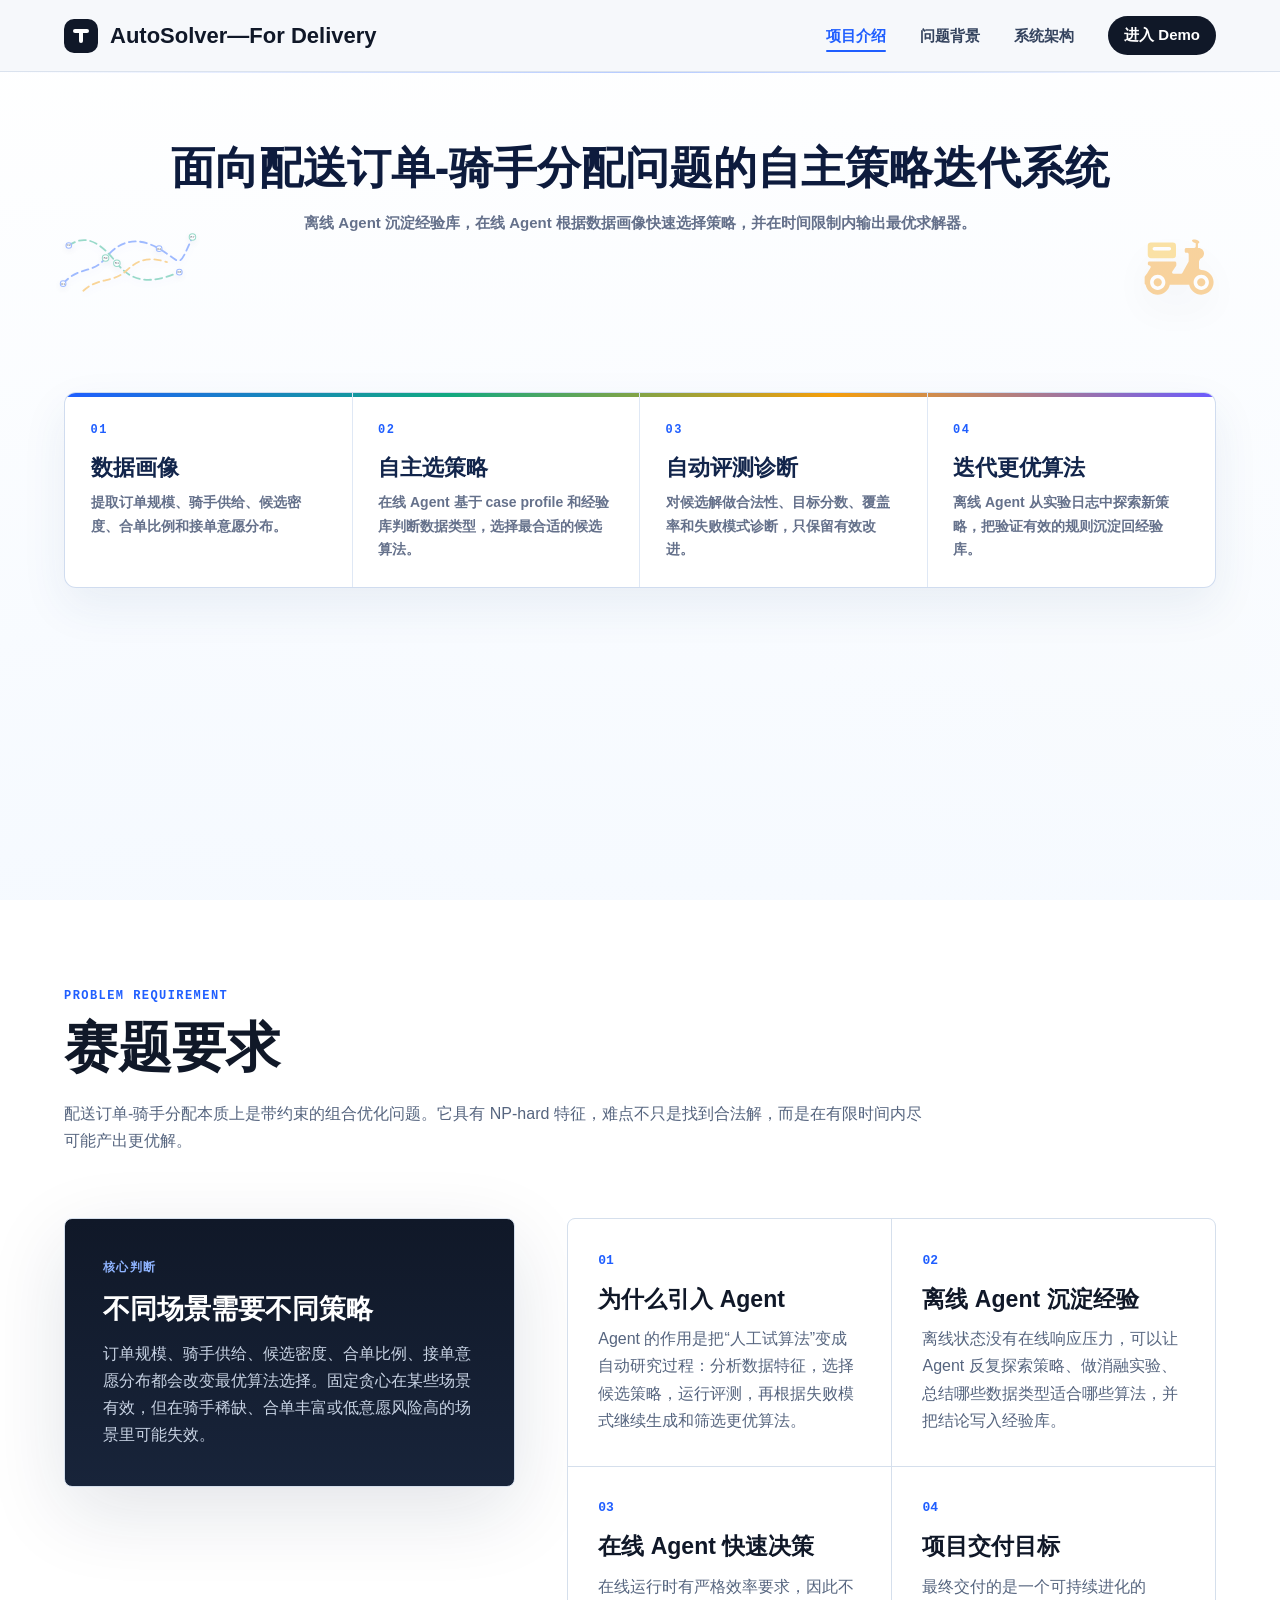
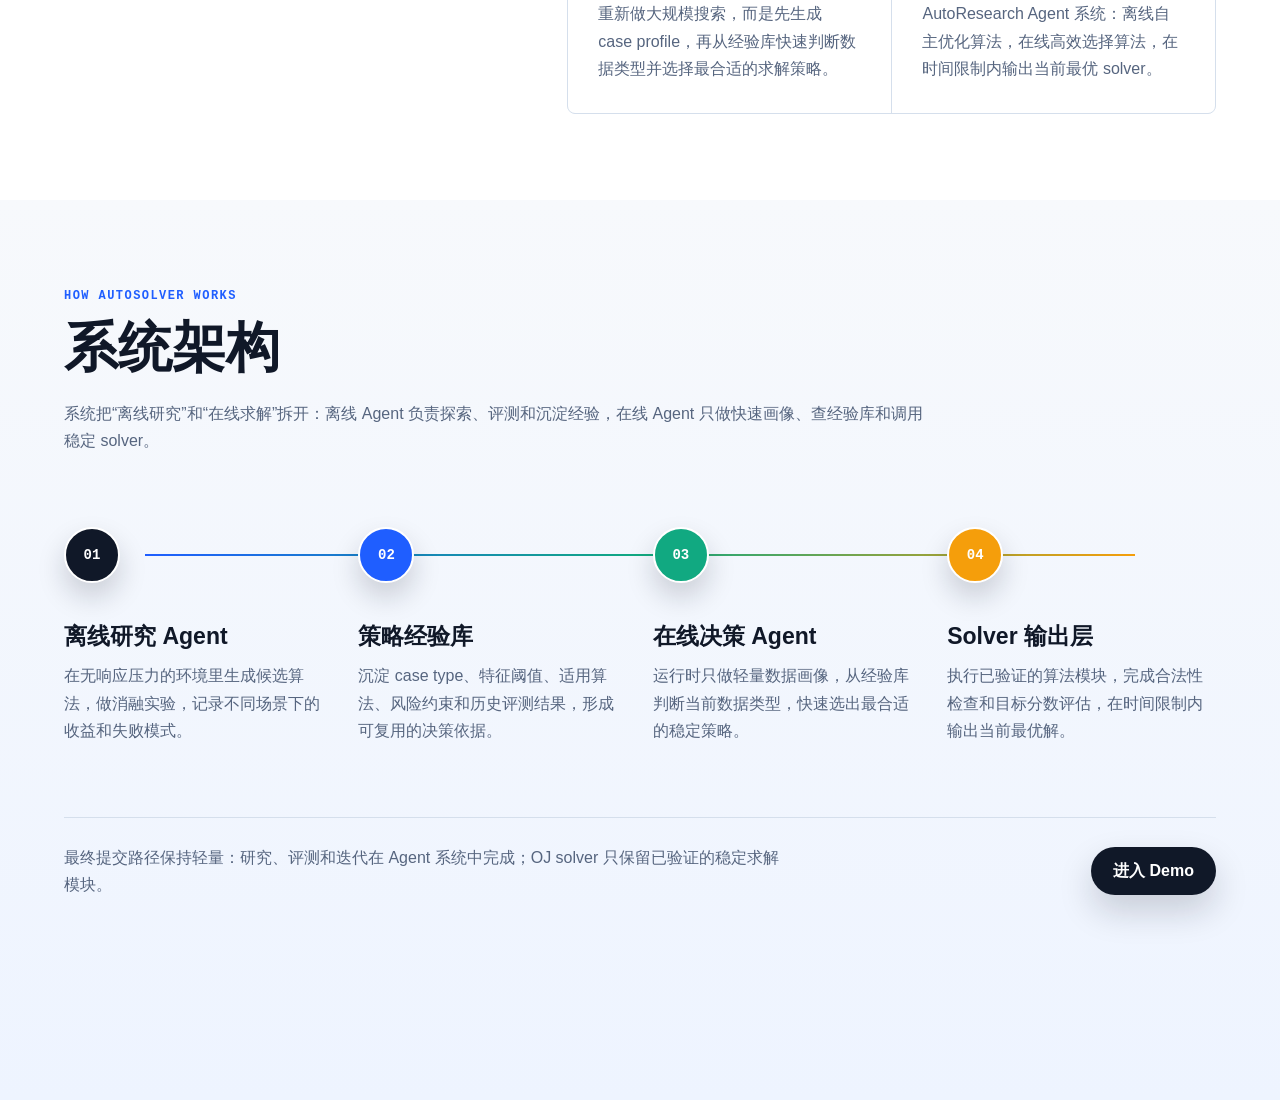
<file: index.html>
<!doctype html>
<html lang="zh-CN">
<head>
  <meta charset="utf-8">
  <meta name="viewport" content="width=device-width, initial-scale=1">
  <title>AutoSolver—For Delivery</title>
  <meta name="description" content="面向配送订单-骑手分配问题的在线/离线 Agent 自主策略迭代系统。">
  <link rel="icon" href="data:,">
  <link rel="stylesheet" href="./styles.css">
</head>
<body>
  <header class="site-nav">
    <a class="brand" href="#intro" aria-label="AutoSolver 首页">
      <span class="brand-mark" aria-hidden="true"></span>
      <strong>AutoSolver—For Delivery</strong>
    </a>
    <nav aria-label="页面导航">
      <a class="active" href="#intro">项目介绍</a>
      <a href="#problem">问题背景</a>
      <a href="#system">系统架构</a>
      <a class="demo-link" href="./demo.html">进入 Demo</a>
    </nav>
  </header>

  <main>
    <section class="hero section" id="intro">
      <div class="hero-visual" aria-hidden="true">
        <svg class="route-map" viewBox="0 0 760 420" role="img">
          <path class="route route-a" d="M60 315 C138 226 204 270 270 188 S420 76 535 142 625 254 700 84"/>
          <path class="route route-b" d="M88 126 C178 64 250 118 326 214 S492 318 635 258"/>
          <path class="route route-c" d="M160 350 C236 282 308 312 374 250 S488 184 574 208"/>
          <g class="node pickup" transform="translate(60 315)"><circle r="14"/><text>O1</text></g>
          <g class="node rider" transform="translate(270 188)"><circle r="16"/><text>R2</text></g>
          <g class="node pickup" transform="translate(535 142)"><circle r="14"/><text>O4</text></g>
          <g class="node rider" transform="translate(700 84)"><circle r="16"/><text>R7</text></g>
          <g class="node pickup" transform="translate(88 126)"><circle r="14"/><text>O2</text></g>
          <g class="node rider" transform="translate(326 214)"><circle r="16"/><text>R1</text></g>
          <g class="node pickup" transform="translate(635 258)"><circle r="14"/><text>O6</text></g>
        </svg>
        <svg class="rider-icon" viewBox="0 0 1024 1024" aria-hidden="true">
          <path d="M123.4432 388.7616h301.3632a44.1344 44.1344 0 0 0 44.1344-44.1344V217.5488a44.1344 44.1344 0 0 0-44.1344-44.1344H123.4432a44.1344 44.1344 0 0 0-44.1344 44.1344V344.576c0 24.4224 19.7632 44.1856 44.1344 44.1856z" fill="#F9BF34"/>
          <path d="M818.1248 552.1408a20.48 20.48 0 0 0-4.5568-2.5088l-14.3872-5.632a19.88608 19.88608 0 0 1-12.6464-18.5344V437.8624c0-3.0208 0.6656-5.9904 1.9968-8.704l13.6192-28.1088c1.9456-4.0448 5.1712-7.3216 9.2672-9.216 26.0096-12.0832 44.0832-38.4 44.0832-68.9664 0-42.0352-34.0992-76.1344-76.1344-76.1344-2.56 0-5.0688 0.1536-7.5776 0.4096V199.168c0-7.8848 4.864-14.6432 11.9296-18.176 4.0448-1.9968 6.8096-4.8128 7.8336-8.2944 3.7888-12.5952-15.9744-29.6448-44.0832-38.0928-28.1088-8.448-53.9648-5.0688-57.7536 7.5264-3.7888 12.5952 15.9744 29.6448 44.0832 38.0928 2.304 0.6656 4.5568 1.28 6.8608 1.792v46.592c0 11.008-8.9088 19.9168-19.9168 19.9168H609.28c-11.008 0-19.9168 8.9088-19.9168 19.9168v26.4192c0 11.008 8.9088 19.9168 19.9168 19.9168h15.104c11.008 0 19.968 8.96 19.9168 19.968l-0.3072 93.4912c0 3.328-0.8704 6.6048-2.4576 9.5232l-84.8384 154.88a19.85024 19.85024 0 0 1-17.4592 10.3424H434.6368c-15.9744 0-25.4464-17.8688-16.4864-31.0784l51.6608-76.288c2.2528-3.2768 3.4304-7.168 3.4304-11.1616v-31.1808c0-11.008-8.9088-19.9168-19.9168-19.9168H100.4032c-11.008 0-19.9168 8.9088-19.9168 19.9168v17.408c0 11.008 8.9088 19.9168 19.9168 19.9168 15.616 0 25.1392 17.1008 16.9472 30.3616l-50.2272 81.3056c-0.3072 0.512-0.6144 0.9728-0.9728 1.4336l-25.856 34.6624a19.968 19.968 0 0 0-3.9424 11.9296v86.1696c0 8.7552 5.7344 16.128 13.568 18.7904 15.3088 78.2848 84.2752 137.4208 167.0144 137.4208 82.3808 0 151.0912-58.5216 166.8096-136.2944h266.8544c15.7184 77.7216 84.4288 136.2944 166.8096 136.2944 94.0032 0 170.24-76.2368 170.24-170.24 0.0512-93.8496-75.8272-169.8816-169.5232-170.2912z" fill="#F49D22"/>
          <path d="M376.7808 282.112H170.7008c-13.4144 0-24.2688-10.8544-24.2688-24.2688s10.8544-24.2688 24.2688-24.2688h206.08c13.4144 0 24.2688 10.8544 24.2688 24.2688s-10.8544 24.2688-24.2688 24.2688zM216.9344 827.7504c-58.112 0-105.3696-47.2576-105.3696-105.3696 0-58.112 47.2576-105.3696 105.3696-105.3696s105.3696 47.2576 105.3696 105.3696c0 58.112-47.2576 105.3696-105.3696 105.3696z m0-162.2016c-31.3344 0-56.832 25.4976-56.832 56.832 0 31.3344 25.4976 56.7808 56.832 56.7808s56.7808-25.4976 56.7808-56.7808c0.0512-31.3344-25.4464-56.832-56.7808-56.832z" fill="#FFFFFF"/>
          <path d="M817.4592 827.7504c-58.112 0-105.3696-47.2576-105.3696-105.3696 0-58.112 47.2576-105.3696 105.3696-105.3696s105.3696 47.2576 105.3696 105.3696c0 58.112-47.2576 105.3696-105.3696 105.3696z m0-162.2016c-31.3344 0-56.7808 25.4976-56.7808 56.832 0 31.3344 25.4976 56.7808 56.7808 56.7808 31.3344 0 56.7808-25.4976 56.7808-56.7808 0-31.3344-25.4464-56.832-56.7808-56.832z" fill="#FFFFFF"/>
        </svg>
      </div>
      <div class="hero-heading reveal">
        <h1>面向配送订单-骑手分配问题的自主策略迭代系统</h1>
        <p>离线 Agent 沉淀经验库，在线 Agent 根据数据画像快速选择策略，并在时间限制内输出最优求解器。</p>
      </div>

      <div class="stage-frame reveal delay-1" aria-label="项目架构流程">
        <div class="stage-progress" aria-hidden="true"></div>
        <article class="stage-card">
          <b>01</b>
          <h2>数据画像</h2>
          <p>提取订单规模、骑手供给、候选密度、合单比例和接单意愿分布。</p>
        </article>
        <article class="stage-card">
          <b>02</b>
          <h2>自主选策略</h2>
          <p>在线 Agent 基于 case profile 和经验库判断数据类型，选择最合适的候选算法。</p>
        </article>
        <article class="stage-card">
          <b>03</b>
          <h2>自动评测诊断</h2>
          <p>对候选解做合法性、目标分数、覆盖率和失败模式诊断，只保留有效改进。</p>
        </article>
        <article class="stage-card">
          <b>04</b>
          <h2>迭代更优算法</h2>
          <p>离线 Agent 从实验日志中探索新策略，把验证有效的规则沉淀回经验库。</p>
        </article>
      </div>
    </section>

    <section class="problem section" id="problem">
      <div class="section-heading reveal">
        <p class="eyebrow">PROBLEM REQUIREMENT</p>
        <h2>赛题要求</h2>
        <p>配送订单-骑手分配本质上是带约束的组合优化问题。它具有 NP-hard 特征，难点不只是找到合法解，而是在有限时间内尽可能产出更优解。</p>
      </div>

      <div class="problem-layout">
        <div class="formula-block reveal delay-1">
          <span>核心判断</span>
          <h3>不同场景需要不同策略</h3>
          <p>订单规模、骑手供给、候选密度、合单比例、接单意愿分布都会改变最优算法选择。固定贪心在某些场景有效，但在骑手稀缺、合单丰富或低意愿风险高的场景里可能失效。</p>
        </div>
        <div class="requirements reveal delay-2">
          <article>
            <b>01</b>
            <h3>为什么引入 Agent</h3>
            <p>Agent 的作用是把“人工试算法”变成自动研究过程：分析数据特征，选择候选策略，运行评测，再根据失败模式继续生成和筛选更优算法。</p>
          </article>
          <article>
            <b>02</b>
            <h3>离线 Agent 沉淀经验</h3>
            <p>离线状态没有在线响应压力，可以让 Agent 反复探索策略、做消融实验、总结哪些数据类型适合哪些算法，并把结论写入经验库。</p>
          </article>
          <article>
            <b>03</b>
            <h3>在线 Agent 快速决策</h3>
            <p>在线运行时有严格效率要求，因此不重新做大规模搜索，而是先生成 case profile，再从经验库快速判断数据类型并选择最合适的求解策略。</p>
          </article>
          <article>
            <b>04</b>
            <h3>项目交付目标</h3>
            <p>最终交付的是一个可持续进化的 AutoResearch Agent 系统：离线自主优化算法，在线高效选择算法，在时间限制内输出当前最优 solver。</p>
          </article>
        </div>
      </div>
    </section>

    <section class="system section" id="system">
      <div class="section-heading reveal">
        <p class="eyebrow">HOW AUTOSOLVER WORKS</p>
        <h2>系统架构</h2>
        <p>系统把“离线研究”和“在线求解”拆开：离线 Agent 负责探索、评测和沉淀经验，在线 Agent 只做快速画像、查经验库和调用稳定 solver。</p>
      </div>

      <div class="flow reveal delay-1">
        <article>
          <span>01</span>
          <h3>离线研究 Agent</h3>
          <p>在无响应压力的环境里生成候选算法，做消融实验，记录不同场景下的收益和失败模式。</p>
        </article>
        <article>
          <span>02</span>
          <h3>策略经验库</h3>
          <p>沉淀 case type、特征阈值、适用算法、风险约束和历史评测结果，形成可复用的决策依据。</p>
        </article>
        <article>
          <span>03</span>
          <h3>在线决策 Agent</h3>
          <p>运行时只做轻量数据画像，从经验库判断当前数据类型，快速选出最合适的稳定策略。</p>
        </article>
        <article>
          <span>04</span>
          <h3>Solver 输出层</h3>
          <p>执行已验证的算法模块，完成合法性检查和目标分数评估，在时间限制内输出当前最优解。</p>
        </article>
      </div>

      <div class="system-footer reveal delay-2">
        <p>最终提交路径保持轻量：研究、评测和迭代在 Agent 系统中完成；OJ solver 只保留已验证的稳定求解模块。</p>
        <a class="primary-action" href="./demo.html">进入 Demo</a>
      </div>
    </section>
  </main>
  <script src="./app.js"></script>
</body>
</html>
</file>
<file: styles.css>
:root {
  --bg: #f4f7fb;
  --surface: #ffffff;
  --ink: #101828;
  --muted: #56657f;
  --soft: #e6edf7;
  --line: #d5dfec;
  --blue: #1f5eff;
  --green: #11a981;
  --amber: #f59e0b;
  --red: #e14b4b;
  --shadow: 0 24px 80px rgba(16, 34, 69, .12);
  --mono: ui-monospace, SFMono-Regular, Menlo, Consolas, monospace;
  --sans: Inter, "PingFang SC", "Microsoft YaHei", -apple-system, BlinkMacSystemFont, "Segoe UI", sans-serif;
}

* {
  box-sizing: border-box;
}

html {
  scroll-behavior: smooth;
  scroll-padding-top: 72px;
}

body {
  margin: 0;
  color: var(--ink);
  background: var(--bg);
  font-family: var(--sans);
  -webkit-font-smoothing: antialiased;
}

a {
  color: inherit;
  text-decoration: none;
}

.site-nav {
  position: fixed;
  z-index: 20;
  top: 0;
  left: 0;
  right: 0;
  height: 72px;
  display: flex;
  align-items: center;
  justify-content: space-between;
  padding: 0 clamp(20px, 5vw, 72px);
  border-bottom: 1px solid rgba(213, 223, 236, .82);
  background: rgba(244, 247, 251, .82);
  backdrop-filter: blur(18px);
}

.brand,
.site-nav nav,
.system-footer {
  display: flex;
  align-items: center;
}

.brand {
  gap: 12px;
}

.brand-mark {
  position: relative;
  width: 34px;
  height: 34px;
  border-radius: 10px;
  background: #101828;
}

.brand-mark::before,
.brand-mark::after {
  content: "";
  position: absolute;
  border-radius: 999px;
  background: #ffffff;
}

.brand-mark::before {
  width: 16px;
  height: 4px;
  left: 9px;
  top: 10px;
}

.brand-mark::after {
  width: 4px;
  height: 14px;
  left: 15px;
  top: 10px;
}

.brand strong {
  font-size: 22px;
  letter-spacing: 0;
}

.site-nav nav {
  gap: clamp(16px, 3vw, 34px);
  color: #34435e;
  font-size: 15px;
  font-weight: 700;
}

.site-nav nav a {
  position: relative;
  padding: 26px 0 24px;
}

.site-nav nav a::after {
  content: "";
  position: absolute;
  left: 0;
  right: 0;
  bottom: 18px;
  height: 2px;
  border-radius: 999px;
  background: var(--blue);
  opacity: 0;
  transform: scaleX(.4);
  transition: opacity .2s ease, transform .2s ease;
}

.site-nav nav a.active {
  color: var(--blue);
}

.site-nav nav a.demo-link {
  padding: 10px 16px;
  border-radius: 999px;
  color: #ffffff;
  background: #101828;
}

.site-nav nav a.demo-link::after {
  display: none;
}

.site-nav nav a.active::after,
.site-nav nav a:hover::after {
  opacity: 1;
  transform: scaleX(1);
}

.section {
  position: relative;
  min-height: 100svh;
  padding: clamp(86px, 10vh, 112px) clamp(20px, 5vw, 72px) clamp(46px, 6vh, 70px);
  scroll-margin-top: 72px;
  overflow: hidden;
}

.hero {
  min-height: 100svh;
  padding-top: clamp(116px, 13vh, 148px);
  background:
    linear-gradient(180deg, rgba(255, 255, 255, .94), rgba(246, 250, 255, .96)),
    radial-gradient(circle at 12% 78%, rgba(31, 94, 255, .08), transparent 28%),
    radial-gradient(circle at 88% 74%, rgba(245, 158, 11, .08), transparent 24%),
    linear-gradient(135deg, #ffffff 0%, #eef5ff 56%, #f9fbff 100%);
}

.hero::before {
  content: "";
  position: absolute;
  inset: 72px 0 auto 0;
  height: 1px;
  background: linear-gradient(90deg, transparent, rgba(31, 94, 255, .32), transparent);
}

.eyebrow {
  margin: 0 0 18px;
  color: var(--blue);
  font: 900 12px/1 var(--mono);
  letter-spacing: .12em;
}

.section-heading h2 {
  margin: 0;
  line-height: 1.04;
  letter-spacing: 0;
}

.hero-heading {
  position: relative;
  z-index: 2;
  max-width: 1080px;
  margin: 0 auto;
  padding-top: clamp(18px, 3vh, 34px);
  text-align: center;
}

.hero-heading h1 {
  margin: 0;
  color: #0d1b3d;
  font-size: clamp(32px, 3.4vw, 52px);
  line-height: 1.12;
  font-weight: 900;
  letter-spacing: 0;
}

.hero-heading p {
  margin: 18px auto 0;
  max-width: 820px;
  color: #65718b;
  font-size: clamp(15px, 1.12vw, 18px);
  line-height: 1.58;
  font-weight: 700;
}

.primary-action,
.secondary-action {
  min-height: 48px;
  display: inline-flex;
  align-items: center;
  justify-content: center;
  border-radius: 999px;
  padding: 0 22px;
  font-weight: 900;
  transition: transform .18s ease, box-shadow .18s ease, border-color .18s ease;
}

.primary-action {
  color: #ffffff;
  background: #101828;
  box-shadow: 0 16px 34px rgba(16, 24, 40, .18);
}

.secondary-action {
  border: 1px solid #bac7d8;
  color: #25334c;
  background: rgba(255, 255, 255, .58);
}

.primary-action:hover,
.secondary-action:hover {
  transform: translateY(-2px);
}

.secondary-action:hover {
  border-color: var(--blue);
}

.hero-visual {
  position: absolute;
  z-index: 0;
  inset: 72px 0 0;
  overflow: hidden;
  pointer-events: none;
}

.route-map {
  position: absolute;
  left: clamp(22px, 4vw, 64px);
  top: clamp(126px, 17vh, 148px);
  width: clamp(132px, 12vw, 176px);
  height: auto;
  aspect-ratio: 760 / 420;
  overflow: visible;
  opacity: .42;
}

.rider-icon {
  position: absolute;
  top: clamp(136px, 18vh, 158px);
  right: clamp(40px, 5vw, 82px);
  width: clamp(64px, 5.8vw, 88px);
  min-width: 0;
  height: auto;
  opacity: .44;
  filter: drop-shadow(0 16px 22px rgba(16, 34, 69, .1));
  transform: translateY(0);
  animation: riderFloat 3.8s ease-in-out infinite;
}

@keyframes riderFloat {
  0%, 100% {
    transform: translateY(0);
  }

  50% {
    transform: translateY(-6px);
  }
}

.route {
  fill: none;
  stroke-width: 9;
  stroke-linecap: round;
  stroke-dasharray: 34 22;
  filter: drop-shadow(0 16px 22px rgba(31, 94, 255, .16));
  animation: routeFlow 14s linear infinite;
}

.route-a {
  stroke: var(--blue);
}

.route-b {
  stroke: var(--green);
  animation-duration: 11s;
  animation-direction: reverse;
}

.route-c {
  stroke: var(--amber);
  animation-duration: 12s;
}

@keyframes routeFlow {
  to {
    stroke-dashoffset: -560;
  }
}

.node circle {
  fill: #ffffff;
  stroke-width: 5;
  filter: drop-shadow(0 12px 18px rgba(16, 34, 69, .14));
}

.node.pickup circle {
  stroke: var(--blue);
}

.node.rider circle {
  stroke: var(--green);
}

.node text {
  fill: #101828;
  font: 900 18px var(--mono);
  text-anchor: middle;
  dominant-baseline: middle;
}

.stage-frame {
  position: relative;
  z-index: 2;
  width: min(1160px, 100%);
  margin: clamp(116px, 19vh, 158px) auto 0;
  display: grid;
  grid-template-columns: repeat(4, minmax(0, 1fr));
  border: 1px solid rgba(205, 218, 238, .92);
  border-radius: 12px;
  background: rgba(255, 255, 255, .9);
  box-shadow: 0 18px 46px rgba(35, 74, 128, .08);
  overflow: hidden;
  backdrop-filter: blur(16px);
}

.stage-progress {
  content: "";
  position: absolute;
  left: 0;
  right: 0;
  top: 0;
  height: 4px;
  background: linear-gradient(90deg, var(--blue), var(--green), var(--amber), #6b5bff);
  transform-origin: left;
  animation: stageProgress 8s linear infinite;
}

@keyframes stageProgress {
  0%, 20% { transform: scaleX(.25); }
  25%, 45% { transform: scaleX(.5); }
  50%, 70% { transform: scaleX(.75); }
  75%, 100% { transform: scaleX(1); }
}

.stage-card {
  min-height: 180px;
  position: relative;
  padding: clamp(20px, 2vw, 28px);
  border-right: 1px solid #dfe8f5;
  background: transparent;
  animation: stagePulse 8s ease-in-out infinite;
}

.stage-card:last-child {
  border-right: 0;
}

.stage-card:nth-of-type(2) { animation-delay: 2s; }
.stage-card:nth-of-type(3) { animation-delay: 4s; }
.stage-card:nth-of-type(4) { animation-delay: 6s; }

@keyframes stagePulse {
  0%, 19%, 100% {
    background: transparent;
  }
  6%, 14% {
    background: rgba(239, 246, 255, .72);
    box-shadow: inset 0 0 0 1px rgba(31, 94, 255, .2);
  }
}

.stage-card b {
  color: var(--blue);
  font: 900 12px var(--mono);
  letter-spacing: .12em;
}

.stage-card h2 {
  margin: 18px 0 10px;
  color: #12254b;
  font-size: clamp(20px, 1.7vw, 24px);
  line-height: 1.2;
}

.stage-card p {
  margin: 0;
  color: #65718b;
  font-size: 14px;
  line-height: 1.68;
  font-weight: 700;
}

.problem {
  background: #ffffff;
}

.system {
  background:
    linear-gradient(180deg, #f7f9fc 0%, #eef4ff 100%);
}

.section-heading {
  max-width: 1040px;
}

.section-heading h2 {
  font-size: clamp(34px, 4.2vw, 58px);
  font-weight: 900;
}

.section-heading > p:not(.eyebrow) {
  max-width: 860px;
  margin: 24px 0 0;
  color: var(--muted);
  font-size: clamp(16px, 1.25vw, 19px);
  line-height: 1.72;
}

.problem-layout {
  margin-top: clamp(42px, 7vh, 72px);
  display: grid;
  grid-template-columns: minmax(300px, .82fr) minmax(0, 1.18fr);
  gap: clamp(26px, 4vw, 54px);
  align-items: start;
}

.formula-block {
  position: sticky;
  top: 104px;
  padding: clamp(26px, 3vw, 38px);
  border: 1px solid var(--line);
  border-radius: 8px;
  background:
    linear-gradient(180deg, #101828, #18243a);
  color: #ffffff;
  box-shadow: var(--shadow);
}

.formula-block span {
  color: #8fb4ff;
  font: 900 12px var(--mono);
  letter-spacing: .12em;
}

.formula-block h3 {
  margin: 18px 0 14px;
  color: #ffffff;
  font-size: clamp(24px, 2.1vw, 34px);
  line-height: 1.18;
}

.formula-block code {
  display: block;
  margin: 28px 0;
  color: #f8fbff;
  font: 800 clamp(20px, 2.2vw, 31px)/1.45 var(--mono);
  white-space: normal;
}

.formula-block p {
  margin: 0;
  color: #c8d3e4;
  font-size: 16px;
  line-height: 1.7;
}

.requirements {
  display: grid;
  grid-template-columns: repeat(2, minmax(0, 1fr));
  gap: 1px;
  overflow: hidden;
  border: 1px solid var(--line);
  border-radius: 8px;
  background: var(--line);
}

.requirements article {
  min-height: 240px;
  padding: clamp(22px, 2.4vw, 32px);
  background: #ffffff;
}

.requirements b {
  color: var(--blue);
  font: 900 13px var(--mono);
}

.requirements h3,
.flow h3 {
  margin: 18px 0 12px;
  font-size: clamp(20px, 1.8vw, 26px);
  line-height: 1.18;
  letter-spacing: 0;
}

.requirements p,
.flow p,
.system-footer p {
  margin: 0;
  color: var(--muted);
  font-size: 16px;
  line-height: 1.72;
}

.flow {
  --step-line: #c8d5e6;
  position: relative;
  margin-top: clamp(42px, 8vh, 78px);
  display: grid;
  grid-template-columns: repeat(4, minmax(0, 1fr));
  gap: clamp(18px, 2vw, 28px);
}

.flow::before {
  content: "";
  position: absolute;
  top: 27px;
  left: 7%;
  right: 7%;
  height: 2px;
  background: linear-gradient(90deg, var(--blue), var(--green), var(--amber));
  transform-origin: left;
  animation: lineGrow 1s cubic-bezier(.2, .8, .2, 1) both;
}

@keyframes lineGrow {
  from {
    transform: scaleX(0);
  }
}

.flow article {
  position: relative;
  padding-top: 78px;
}

.flow span {
  position: absolute;
  z-index: 1;
  top: 0;
  left: 0;
  width: 56px;
  height: 56px;
  display: grid;
  place-items: center;
  border: 2px solid #ffffff;
  border-radius: 50%;
  color: #ffffff;
  background: #101828;
  box-shadow: 0 14px 28px rgba(16, 24, 40, .18);
  font: 900 14px var(--mono);
}

.flow article:nth-child(2) span {
  background: var(--blue);
}

.flow article:nth-child(3) span {
  background: var(--green);
}

.flow article:nth-child(4) span {
  background: var(--amber);
}

.system-footer {
  justify-content: space-between;
  gap: 22px;
  margin-top: clamp(44px, 8vh, 82px);
  padding-top: 26px;
  border-top: 1px solid var(--line);
}

.system-footer p {
  max-width: 720px;
  font-size: 16px;
}

.reveal {
  opacity: 0;
  transform: translateY(18px);
  animation: reveal .62s cubic-bezier(.2, .8, .2, 1) both;
}

.delay-1 {
  animation-delay: .12s;
}

.delay-2 {
  animation-delay: .22s;
}

@keyframes reveal {
  to {
    opacity: 1;
    transform: translateY(0);
  }
}

@media (prefers-reduced-motion: reduce) {
  *,
  *::before,
  *::after {
    animation-duration: .01ms !important;
    animation-iteration-count: 1 !important;
    scroll-behavior: auto !important;
    transition-duration: .01ms !important;
  }
}

@media (max-width: 1080px) {
  .hero {
    padding-top: 118px;
  }

  .route-map {
    left: 20px;
    top: 160px;
    width: 190px;
    opacity: .3;
  }

  .rider-icon {
    right: 28px;
    top: 156px;
    width: 82px;
    opacity: .32;
  }

  .stage-frame {
    max-width: 820px;
    grid-template-columns: repeat(2, minmax(0, 1fr));
    margin-top: clamp(86px, 13vh, 118px);
  }

  .stage-card:nth-of-type(2n) {
    border-right: 0;
  }

  .stage-card:nth-of-type(-n + 2) {
    border-bottom: 1px solid #dfe8f5;
  }

  .problem-layout,
  .flow {
    grid-template-columns: 1fr;
  }

  .formula-block {
    position: relative;
    top: auto;
  }

  .flow::before {
    left: 27px;
    right: auto;
    top: 0;
    bottom: 0;
    width: 2px;
    height: auto;
    transform-origin: top;
  }

  @keyframes lineGrow {
    from {
      transform: scaleY(0);
    }
  }

  .flow article {
    min-height: 160px;
    padding-top: 0;
    padding-left: 84px;
  }
}

@media (max-width: 720px) {
  .site-nav {
    min-height: 68px;
    height: auto;
    align-items: flex-start;
    gap: 12px;
    padding: 14px 16px;
    flex-direction: column;
  }

  .brand strong {
    font-size: 19px;
  }

  .brand-mark {
    width: 30px;
    height: 30px;
  }

  .site-nav nav {
    width: 100%;
    gap: 0;
    justify-content: space-between;
    font-size: 13px;
  }

  .site-nav nav a {
    padding: 4px 0 8px;
  }

  .site-nav nav a::after {
    bottom: 0;
  }

  .section {
    min-height: auto;
    padding: 118px 16px 56px;
    scroll-margin-top: 112px;
  }

  .hero {
    padding-top: 124px;
    padding-bottom: 44px;
  }

  .hero-visual {
    inset: 112px 0 0;
  }

  .route-map {
    left: -132px;
    top: 146px;
    bottom: auto;
    width: 136px;
    height: auto;
    opacity: .18;
  }

  .rider-icon {
    top: 154px;
    right: -62px;
    bottom: auto;
    width: 58px;
    opacity: .18;
  }

  .hero-heading h1 {
    font-size: 26px;
    line-height: 1.18;
  }

  .hero-heading p {
    margin-top: 14px;
    font-size: 14px;
    line-height: 1.55;
  }

  .stage-frame,
  .requirements {
    grid-template-columns: 1fr;
  }

  .stage-frame {
    margin-top: 64px;
  }

  .stage-card {
    min-height: auto;
    padding: 20px;
    border-right: 0;
    border-bottom: 1px solid #dfe8f5;
  }

  .stage-card h2 {
    margin: 14px 0 8px;
    font-size: 20px;
  }

  .stage-card p {
    font-size: 13px;
    line-height: 1.62;
  }

  .stage-card:last-child {
    border-bottom: 0;
  }

  .section-heading h2 {
    font-size: 32px;
    line-height: 1.12;
  }

  .formula-block code {
    font-size: 18px;
  }

  .requirements article {
    min-height: auto;
  }

  .system-footer {
    align-items: flex-start;
    flex-direction: column;
  }

  .primary-action,
  .secondary-action {
    width: 100%;
  }
}
</file>
